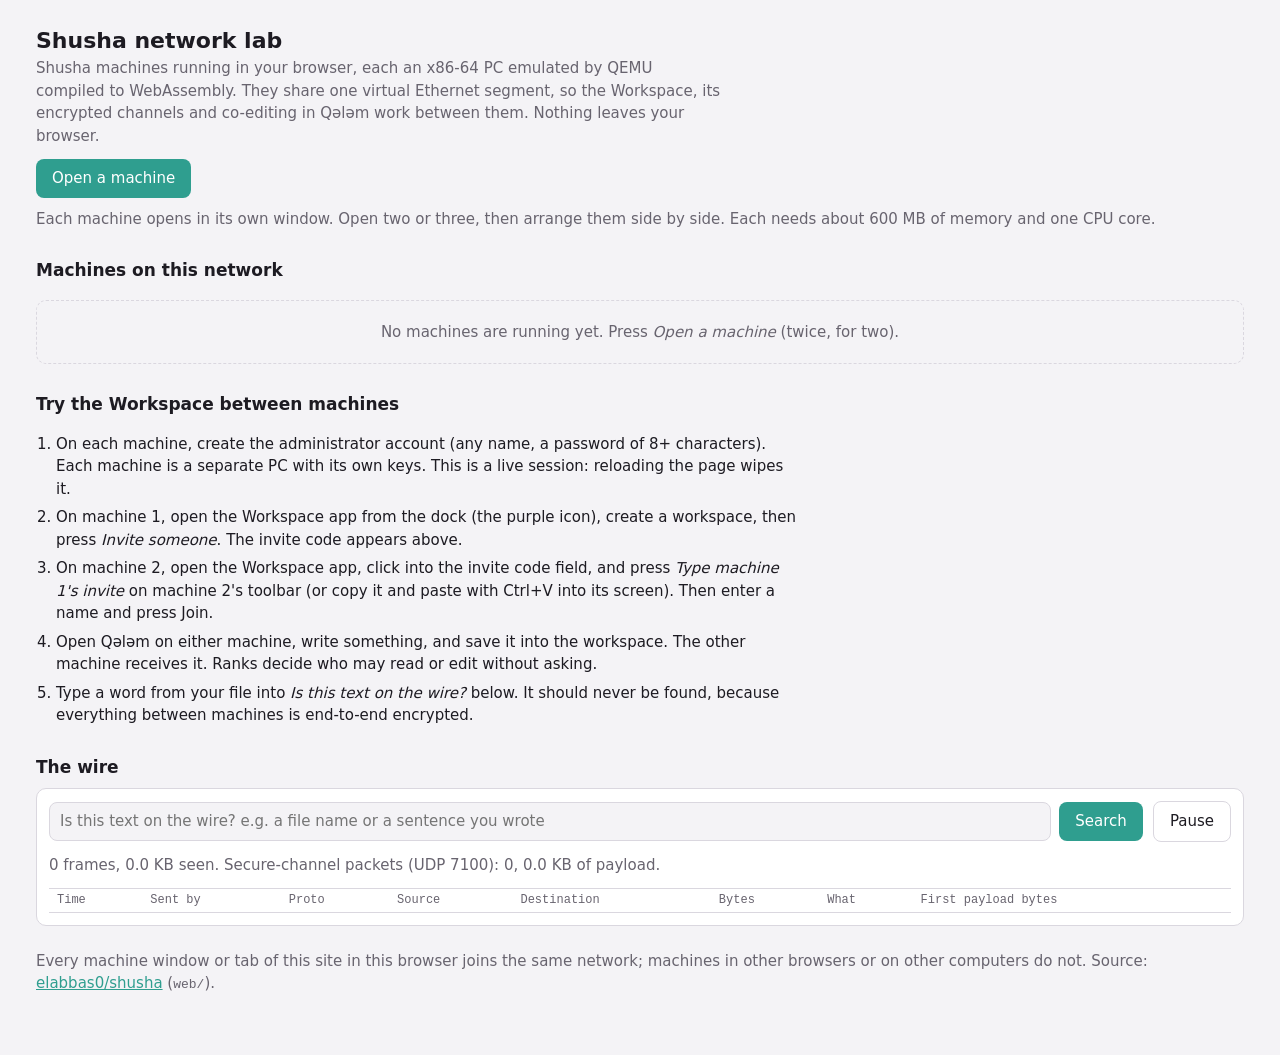
<file: index.html>
<!doctype html>
<html lang="en">
<head>
  <meta charset="utf-8">
  <meta name="viewport" content="width=device-width, initial-scale=1">
  <title>Shusha network lab</title>
  <!-- GitHub Pages cannot send COOP/COEP headers; this worker adds them so
       SharedArrayBuffer (needed by the threaded emulator) is available. -->
  <script src="coi-serviceworker.min.js"></script>
  <link rel="stylesheet" href="style.css">
</head>
<body>
  <main>
    <h1>Shusha network lab</h1>
    <p class="lede">Shusha machines running in your browser, each an x86-64 PC emulated by
      QEMU compiled to WebAssembly. They share one virtual Ethernet segment, so the
      Workspace, its encrypted channels and co-editing in Qələm work between them.
      Nothing leaves your browser.</p>

    <div class="bar">
      <button id="add">Open a machine</button>
      <span class="muted">Each machine opens in its own window. Open two or three, then arrange them side by side.
        Each needs about 600 MB of memory and one CPU core.</span>
    </div>

    <h2>Machines on this network</h2>
    <ul id="machines" class="machines"></ul>
    <div id="empty" class="empty">No machines are running yet. Press <em>Open a machine</em> (twice, for two).</div>

    <div id="lab-invite" class="invite" hidden>
      <span>Latest invite, from <span class="from"></span>:</span>
      <code></code>
      <button id="lab-copy" class="secondary small">Copy</button>
    </div>

    <h2>Try the Workspace between machines</h2>
    <ol class="steps">
      <li>On each machine, create the administrator account (any name, a password of 8+ characters).
        Each machine is a separate PC with its own keys. This is a live session: reloading the page wipes it.</li>
      <li>On machine 1, open the Workspace app from the dock (the purple icon), create a workspace, then press
        <em>Invite someone</em>. The invite code appears above.</li>
      <li>On machine 2, open the Workspace app, click into the invite code field, and press
        <em>Type machine 1's invite</em> on machine 2's toolbar (or copy it and paste with Ctrl+V into its screen).
        Then enter a name and press Join.</li>
      <li>Open Qələm on either machine, write something, and save it into the workspace. The other
        machine receives it. Ranks decide who may read or edit without asking.</li>
      <li>Type a word from your file into <em>Is this text on the wire?</em> below. It should never be
        found, because everything between machines is end-to-end encrypted.</li>
    </ol>

    <h2>The wire</h2>
    <div class="wire">
      <div class="tools">
        <form id="search-form">
          <input id="search" placeholder="Is this text on the wire? e.g. a file name or a sentence you wrote"
                 aria-label="Text to look for in captured network traffic">
          <button type="submit">Search</button>
        </form>
        <button id="wire-pause" class="secondary" aria-pressed="false">Pause</button>
      </div>
      <p id="search-result"></p>
      <p id="wire-stats" class="muted">No traffic yet.</p>
      <div class="table-wrap">
        <table>
          <thead><tr><th>Time</th><th>Sent by</th><th>Proto</th><th>Source</th><th>Destination</th><th>Bytes</th><th>What</th><th>First payload bytes</th></tr></thead>
          <tbody id="wire-rows"></tbody>
        </table>
      </div>
    </div>

    <p class="muted" style="margin-top:24px">Every machine window or tab of this site in this browser joins the same network; machines in other browsers or on other computers do not.
      Source: <a href="https://github.com/elabbas0/shusha">elabbas0/shusha</a> (<code>web/</code>).</p>
  </main>
  <script type="module" src="lab.js"></script>
</body>
</html>
</file>
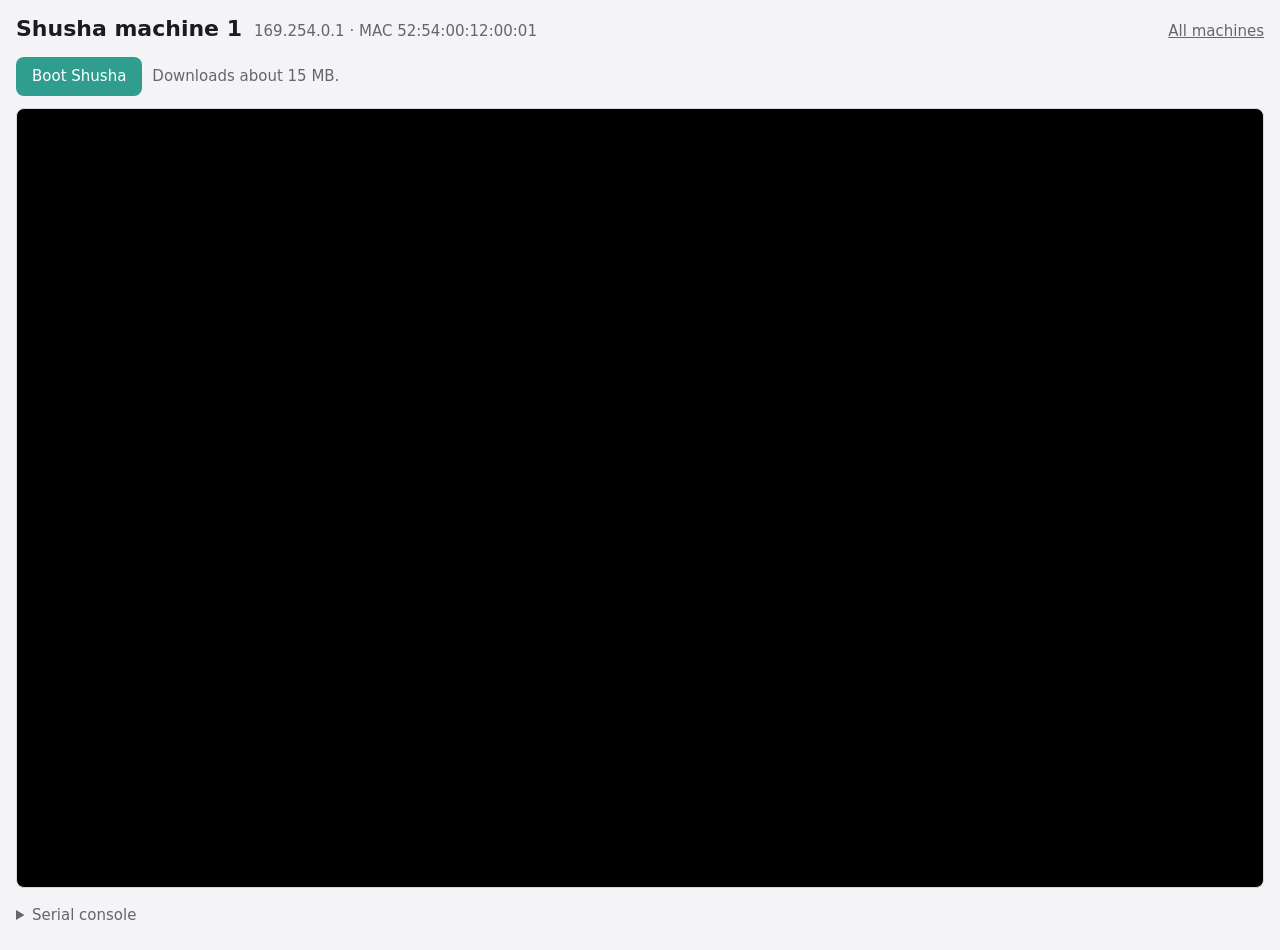
<file: machine.html>
<!doctype html>
<html lang="en">
<head>
  <meta charset="utf-8">
  <meta name="viewport" content="width=device-width, initial-scale=1">
  <title>Shusha machine</title>
  <!-- GitHub Pages cannot send COOP/COEP headers; this worker adds them so
       SharedArrayBuffer (needed by the threaded emulator) is available. -->
  <script src="coi-serviceworker.min.js"></script>
  <link rel="stylesheet" href="style.css">
</head>
<body>
  <main class="machine">
    <div class="head">
      <h1 id="title">Shusha machine</h1>
      <span id="addr" class="muted"></span>
      <a class="muted back" href="./">All machines</a>
    </div>
    <div class="bar">
      <button id="start">Boot Shusha</button>
      <button id="kbd" class="secondary" aria-pressed="false" hidden>Keyboard</button>
      <button id="type-invite" class="secondary" hidden></button>
      <span id="status" class="muted">Downloads about 15 MB.</span>
      <span id="net" class="muted net"></span>
    </div>
    <div id="invite" class="invite" hidden>
      <span>Invite code from this machine:</span>
      <code></code>
      <button id="copy-invite" class="secondary small">Copy</button>
    </div>
    <div class="screen">
      <canvas id="screen" width="1280" height="800" tabindex="0"></canvas>
      <textarea id="softkbd" aria-label="Type into Shusha" autocomplete="off"
                autocorrect="off" autocapitalize="off" spellcheck="false"></textarea>
    </div>
    <details class="console">
      <summary>Serial console</summary>
      <pre id="log"></pre>
    </details>
  </main>
  <script type="module" src="shusha.js"></script>
</body>
</html>
</file>
<file: style.css>
:root {
  --bg: #f4f3f6;
  --fg: #1d1b22;
  --muted: #68646f;
  --panel: #ffffff;
  --border: #dad7df;
  --accent: #2f9e8f;
  --accent-fg: #ffffff;
  --bad: #c43c3c;
  --good: #23825f;
  color-scheme: light;
}
@media (prefers-color-scheme: dark) {
  :root {
    --bg: #121117;
    --fg: #ecebf0;
    --muted: #9c98a6;
    --panel: #1c1a22;
    --border: #35323e;
    --accent: #45c1ae;
    --accent-fg: #0d1514;
    --bad: #ff7b7b;
    --good: #5fd3a3;
    color-scheme: dark;
  }
}
* { box-sizing: border-box; }
body {
  margin: 0;
  background: var(--bg);
  color: var(--fg);
  font: 15px/1.5 system-ui, -apple-system, "Segoe UI", sans-serif;
}
main { max-width: 1240px; margin: 0 auto; padding: 24px 16px 48px; }
main.machine { max-width: 1060px; }
h1 { font-size: 22px; margin: 0; }
h2 { font-size: 17px; margin: 28px 0 8px; }
p { margin: 0 0 12px; }
.muted { color: var(--muted); }
.lede { color: var(--muted); max-width: 72ch; }
.head { display: flex; gap: 12px; align-items: baseline; flex-wrap: wrap; margin-bottom: 12px; }
.head .back { margin-left: auto; }
.bar { display: flex; gap: 10px; align-items: center; margin: 12px 0; flex-wrap: wrap; }
.net { margin-left: auto; font-variant-numeric: tabular-nums; }
button {
  font: inherit; padding: 8px 16px; border-radius: 8px; border: 0;
  background: var(--accent); color: var(--accent-fg); cursor: pointer;
}
button:disabled { opacity: .5; cursor: default; }
button.secondary { background: var(--panel); color: var(--fg); border: 1px solid var(--border); }
button.secondary[aria-pressed="true"] { background: var(--accent); color: var(--accent-fg); }
button.small { padding: 3px 10px; font-size: 13px; }
button[hidden] { display: none; }
a { color: var(--accent); }
code { font: 13px/1.4 ui-monospace, Menlo, Consolas, monospace; word-break: break-all; }
.invite {
  display: flex; gap: 10px; align-items: center; flex-wrap: wrap;
  background: var(--panel); border: 1px solid var(--border); border-radius: 8px;
  padding: 8px 12px; margin: 0 0 12px;
}
.invite[hidden] { display: none; }
.invite code { flex: 1 1 280px; }

/* one machine */
main.machine { max-width: none; padding: 12px 16px 24px; }
main.machine .screen { width: min(100%, calc((100vh - 120px) * 1.6)); margin: 0 auto; }
.screen {
  background: #000; border: 1px solid var(--border); border-radius: 8px;
  overflow: hidden; aspect-ratio: 16 / 10; position: relative;
}
#softkbd {
  position: absolute; left: 0; bottom: 0; width: 1px; height: 1px;
  opacity: 0; border: 0; padding: 0; resize: none; font-size: 16px;
}
canvas {
  display: block; width: 100%; height: 100%; outline: none;
  image-rendering: auto; cursor: none; touch-action: none;
}
details { margin-top: 16px; }
summary { cursor: pointer; color: var(--muted); }
#log {
  margin: 8px 0 0; height: 240px; overflow: auto; padding: 8px;
  background: var(--panel); border: 1px solid var(--border); border-radius: 8px;
  font: 12px/1.4 ui-monospace, Menlo, Consolas, monospace; white-space: pre-wrap;
}

.machines { list-style: none; padding: 0; margin: 0 0 8px; display: grid; gap: 6px; }
.machines li {
  display: flex; gap: 10px; align-items: baseline; flex-wrap: wrap;
  background: var(--panel); border: 1px solid var(--border); border-radius: 8px; padding: 8px 12px;
}
.empty {
  border: 1px dashed var(--border); border-radius: 10px; padding: 20px; text-align: center; color: var(--muted);
}
.empty[hidden] { display: none; }
ol.steps { padding-left: 20px; max-width: 80ch; }
ol.steps li { margin-bottom: 6px; }

.wire { background: var(--panel); border: 1px solid var(--border); border-radius: 10px; padding: 12px; }
.wire .tools { display: flex; gap: 10px; align-items: center; flex-wrap: wrap; margin-bottom: 8px; }
.wire form { display: flex; gap: 8px; flex: 1 1 360px; }
.wire input {
  flex: 1; min-width: 0; font: inherit; padding: 7px 10px; border-radius: 8px;
  border: 1px solid var(--border); background: var(--bg); color: var(--fg);
}
#search-result.found { color: var(--bad); font-weight: 600; }
#search-result.clean { color: var(--good); font-weight: 600; }
.table-wrap { overflow: auto; max-height: 360px; border-top: 1px solid var(--border); }
table { border-collapse: collapse; width: 100%; font: 12px/1.4 ui-monospace, Menlo, Consolas, monospace; }
th, td { text-align: left; padding: 3px 8px; white-space: nowrap; border-bottom: 1px solid var(--border); }
th { position: sticky; top: 0; background: var(--panel); color: var(--muted); font-weight: 500; }
</file>
